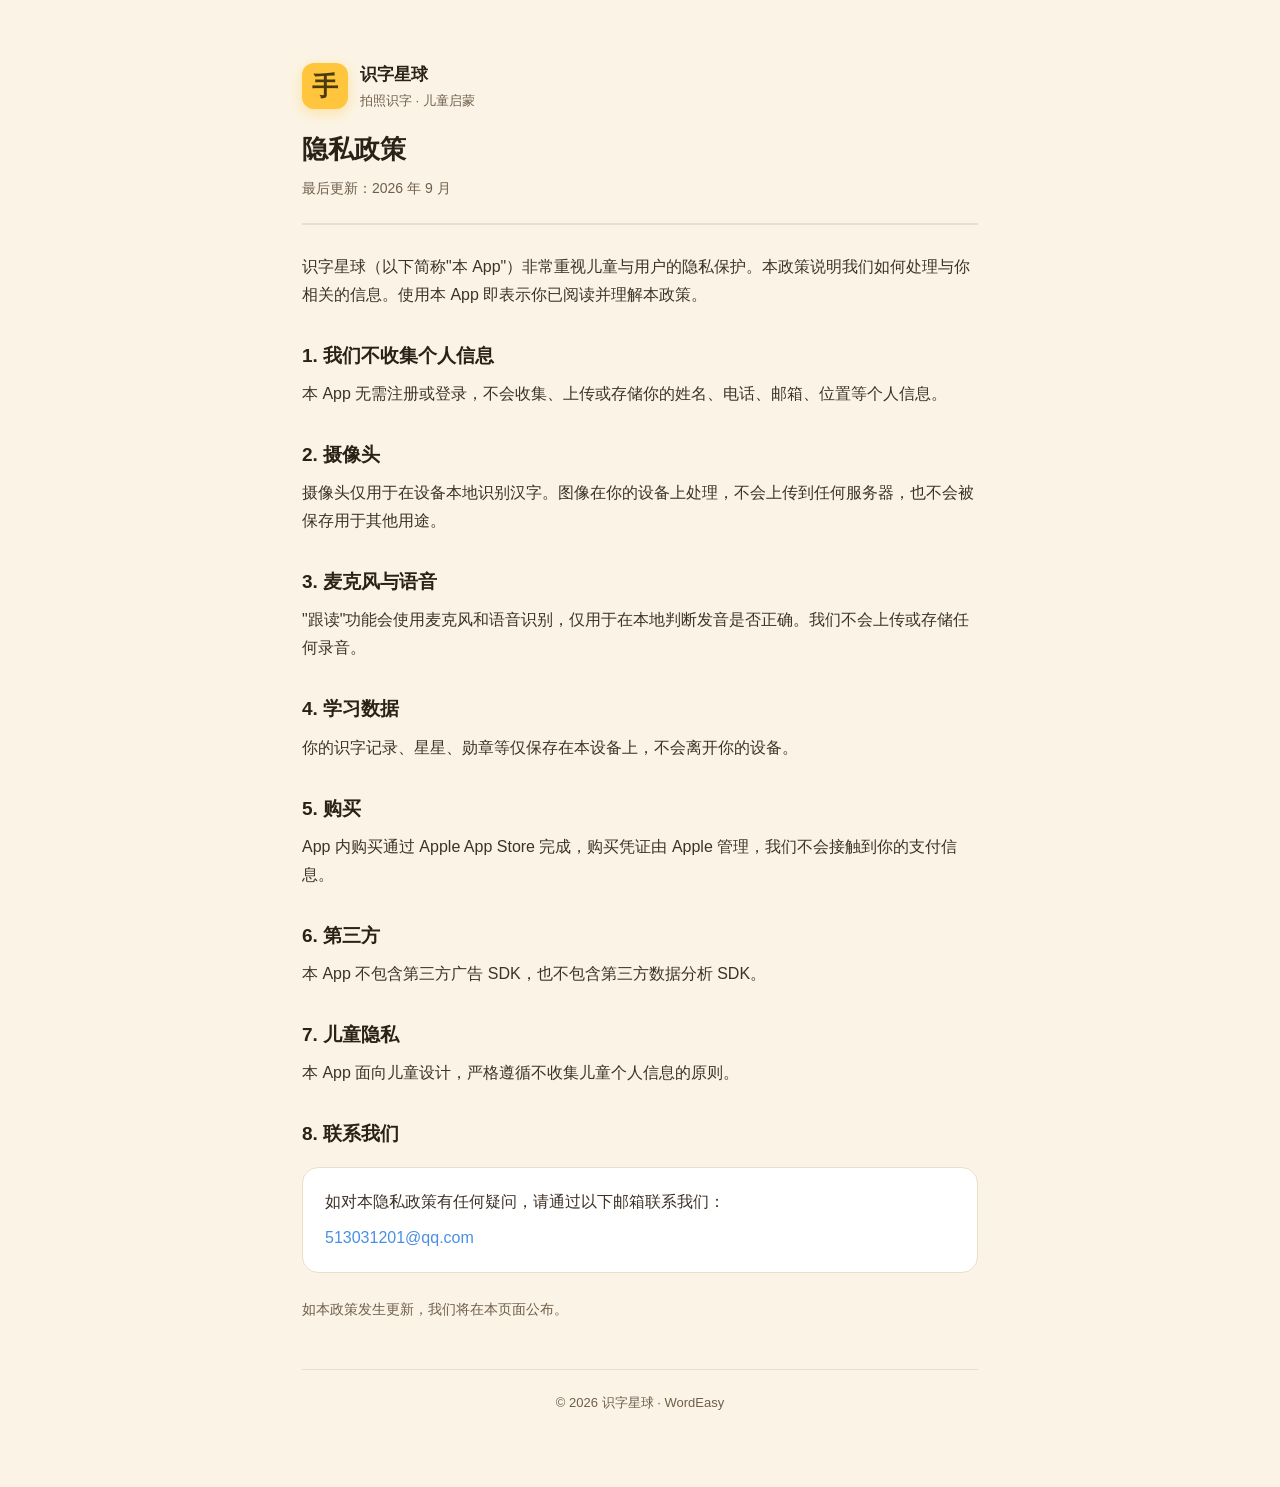
<file: privacy.html>
<!DOCTYPE html>
<html lang="zh-CN">
<head>
<meta charset="UTF-8">
<meta name="viewport" content="width=device-width, initial-scale=1.0">
<title>识字星球 · 隐私政策</title>
<style>
  :root{
    --paper:#FBF4E6; --surface:#FFFFFF; --ink:#2B2117; --secondary:#6F5E4A;
    --accent:#FFC63D; --hair:#EAdfca; --blue:#4A90E2;
  }
  *{box-sizing:border-box;}
  body{
    margin:0; background:var(--paper); color:var(--ink);
    font-family:-apple-system,BlinkMacSystemFont,"PingFang SC","Hiragino Sans GB","Microsoft YaHei",sans-serif;
    line-height:1.75; -webkit-font-smoothing:antialiased;
  }
  .wrap{max-width:720px; margin:0 auto; padding:32px 22px 72px;}
  header{padding:28px 0 22px; border-bottom:2px solid var(--hair); margin-bottom:28px;}
  .brand{display:flex; align-items:center; gap:12px;}
  .logo{width:46px; height:46px; border-radius:12px; background:var(--accent);
    display:flex; align-items:center; justify-content:center; font-size:26px; font-weight:900;
    color:#4A3A0C; box-shadow:0 4px 14px rgba(255,198,61,.4);}
  h1{font-size:26px; margin:14px 0 4px;}
  .updated{color:var(--secondary); font-size:14px; margin:0;}
  h2{font-size:19px; margin:30px 0 8px; color:var(--ink);}
  p{margin:8px 0; color:#3d3226;}
  a{color:var(--blue); text-decoration:none;}
  a:hover{text-decoration:underline;}
  .card{background:var(--surface); border:1px solid var(--hair); border-radius:16px;
    padding:20px 22px; margin-top:16px;}
  footer{margin-top:48px; padding-top:22px; border-top:1px solid var(--hair);
    color:var(--secondary); font-size:13px; text-align:center;}
  @media (prefers-color-scheme: dark){
    :root{--paper:#1c1712; --surface:#262019; --ink:#F2E9D8; --secondary:#b3a488; --hair:#3a3125;}
    p{color:#e2d7c4;}
  }
</style>
</head>
<body>
  <div class="wrap">
    <header>
      <div class="brand">
        <div class="logo">手</div>
        <div>
          <div style="font-weight:800;font-size:17px;">识字星球</div>
          <div style="color:var(--secondary);font-size:13px;">拍照识字 · 儿童启蒙</div>
        </div>
      </div>
      <h1>隐私政策</h1>
      <p class="updated">最后更新：2026 年 9 月</p>
    </header>

    <p>识字星球（以下简称"本 App"）非常重视儿童与用户的隐私保护。本政策说明我们如何处理与你相关的信息。使用本 App 即表示你已阅读并理解本政策。</p>

    <h2>1. 我们不收集个人信息</h2>
    <p>本 App 无需注册或登录，不会收集、上传或存储你的姓名、电话、邮箱、位置等个人信息。</p>

    <h2>2. 摄像头</h2>
    <p>摄像头仅用于在设备本地识别汉字。图像在你的设备上处理，不会上传到任何服务器，也不会被保存用于其他用途。</p>

    <h2>3. 麦克风与语音</h2>
    <p>"跟读"功能会使用麦克风和语音识别，仅用于在本地判断发音是否正确。我们不会上传或存储任何录音。</p>

    <h2>4. 学习数据</h2>
    <p>你的识字记录、星星、勋章等仅保存在本设备上，不会离开你的设备。</p>

    <h2>5. 购买</h2>
    <p>App 内购买通过 Apple App Store 完成，购买凭证由 Apple 管理，我们不会接触到你的支付信息。</p>

    <h2>6. 第三方</h2>
    <p>本 App 不包含第三方广告 SDK，也不包含第三方数据分析 SDK。</p>

    <h2>7. 儿童隐私</h2>
    <p>本 App 面向儿童设计，严格遵循不收集儿童个人信息的原则。</p>

    <h2>8. 联系我们</h2>
    <div class="card">
      <p style="margin:0;">如对本隐私政策有任何疑问，请通过以下邮箱联系我们：</p>
      <p style="margin:8px 0 0;"><a href="mailto:513031201@qq.com">513031201@qq.com</a></p>
    </div>

    <p style="margin-top:24px;color:var(--secondary);font-size:14px;">如本政策发生更新，我们将在本页面公布。</p>

    <footer>© 2026 识字星球 · WordEasy</footer>
  </div>
</body>
</html>
</file>
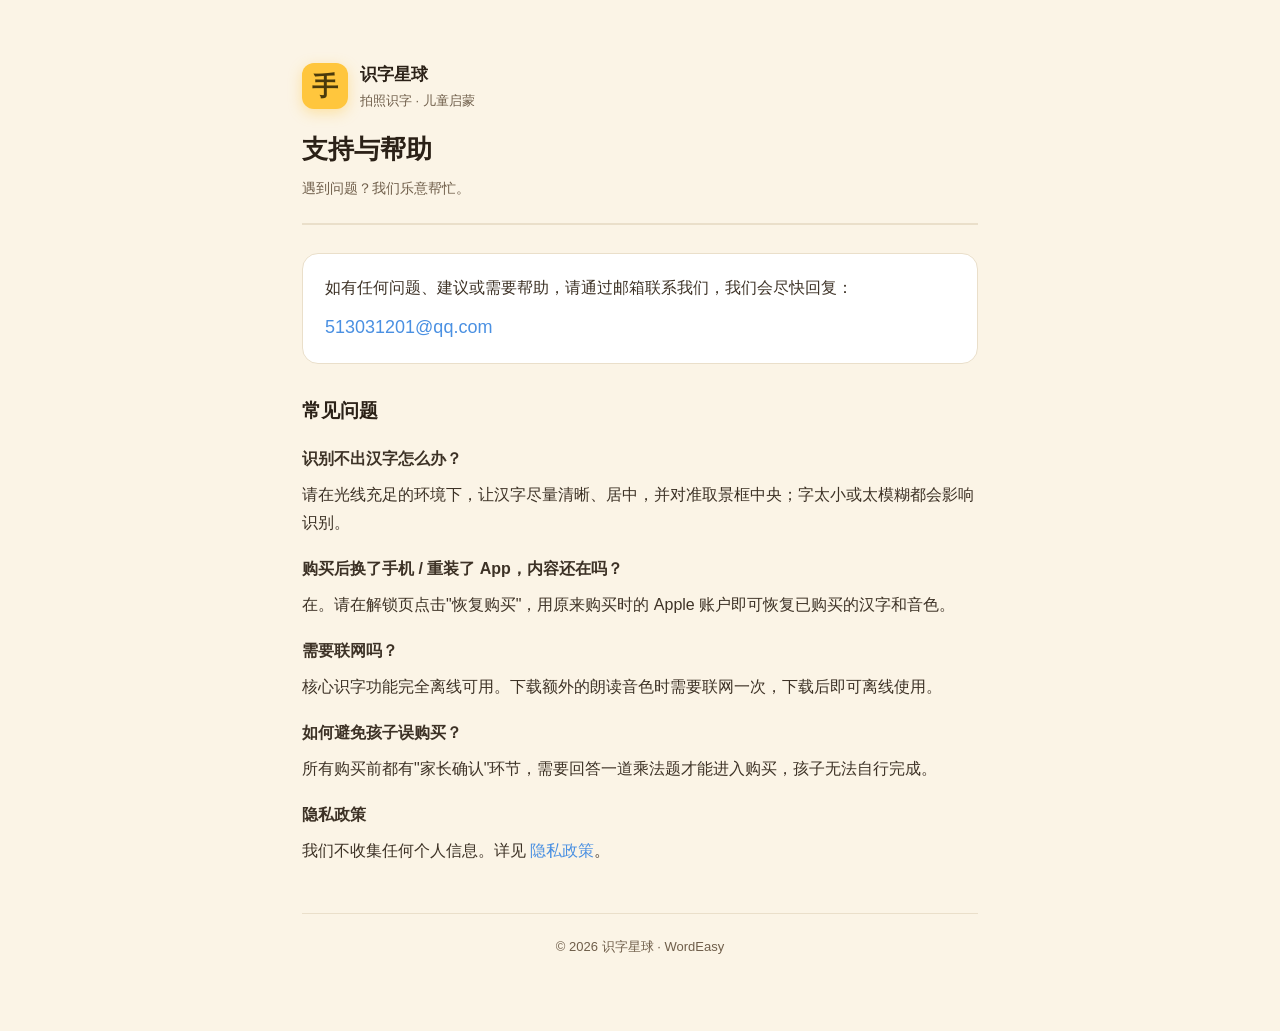
<file: support.html>
<!DOCTYPE html>
<html lang="zh-CN">
<head>
<meta charset="UTF-8">
<meta name="viewport" content="width=device-width, initial-scale=1.0">
<title>识字星球 · 支持与帮助</title>
<style>
  :root{
    --paper:#FBF4E6; --surface:#FFFFFF; --ink:#2B2117; --secondary:#6F5E4A;
    --accent:#FFC63D; --hair:#EAdfca; --blue:#4A90E2;
  }
  *{box-sizing:border-box;}
  body{
    margin:0; background:var(--paper); color:var(--ink);
    font-family:-apple-system,BlinkMacSystemFont,"PingFang SC","Hiragino Sans GB","Microsoft YaHei",sans-serif;
    line-height:1.75; -webkit-font-smoothing:antialiased;
  }
  .wrap{max-width:720px; margin:0 auto; padding:32px 22px 72px;}
  header{padding:28px 0 22px; border-bottom:2px solid var(--hair); margin-bottom:28px;}
  .brand{display:flex; align-items:center; gap:12px;}
  .logo{width:46px; height:46px; border-radius:12px; background:var(--accent);
    display:flex; align-items:center; justify-content:center; font-size:26px; font-weight:900;
    color:#4A3A0C; box-shadow:0 4px 14px rgba(255,198,61,.4);}
  h1{font-size:26px; margin:14px 0 4px;}
  .sub{color:var(--secondary); font-size:14px; margin:0;}
  h2{font-size:19px; margin:30px 0 8px;}
  p{margin:8px 0; color:#3d3226;}
  a{color:var(--blue); text-decoration:none;}
  a:hover{text-decoration:underline;}
  .card{background:var(--surface); border:1px solid var(--hair); border-radius:16px;
    padding:20px 22px; margin-top:16px;}
  .q{font-weight:700; margin-top:18px;}
  footer{margin-top:48px; padding-top:22px; border-top:1px solid var(--hair);
    color:var(--secondary); font-size:13px; text-align:center;}
  @media (prefers-color-scheme: dark){
    :root{--paper:#1c1712; --surface:#262019; --ink:#F2E9D8; --secondary:#b3a488; --hair:#3a3125;}
    p{color:#e2d7c4;}
  }
</style>
</head>
<body>
  <div class="wrap">
    <header>
      <div class="brand">
        <div class="logo">手</div>
        <div>
          <div style="font-weight:800;font-size:17px;">识字星球</div>
          <div style="color:var(--secondary);font-size:13px;">拍照识字 · 儿童启蒙</div>
        </div>
      </div>
      <h1>支持与帮助</h1>
      <p class="sub">遇到问题？我们乐意帮忙。</p>
    </header>

    <div class="card">
      <p style="margin:0;">如有任何问题、建议或需要帮助，请通过邮箱联系我们，我们会尽快回复：</p>
      <p style="margin:10px 0 0;font-size:18px;"><a href="mailto:513031201@qq.com">513031201@qq.com</a></p>
    </div>

    <h2>常见问题</h2>

    <p class="q">识别不出汉字怎么办？</p>
    <p>请在光线充足的环境下，让汉字尽量清晰、居中，并对准取景框中央；字太小或太模糊都会影响识别。</p>

    <p class="q">购买后换了手机 / 重装了 App，内容还在吗？</p>
    <p>在。请在解锁页点击"恢复购买"，用原来购买时的 Apple 账户即可恢复已购买的汉字和音色。</p>

    <p class="q">需要联网吗？</p>
    <p>核心识字功能完全离线可用。下载额外的朗读音色时需要联网一次，下载后即可离线使用。</p>

    <p class="q">如何避免孩子误购买？</p>
    <p>所有购买前都有"家长确认"环节，需要回答一道乘法题才能进入购买，孩子无法自行完成。</p>

    <p class="q">隐私政策</p>
    <p>我们不收集任何个人信息。详见 <a href="privacy.html">隐私政策</a>。</p>

    <footer>© 2026 识字星球 · WordEasy</footer>
  </div>
</body>
</html>
</file>
